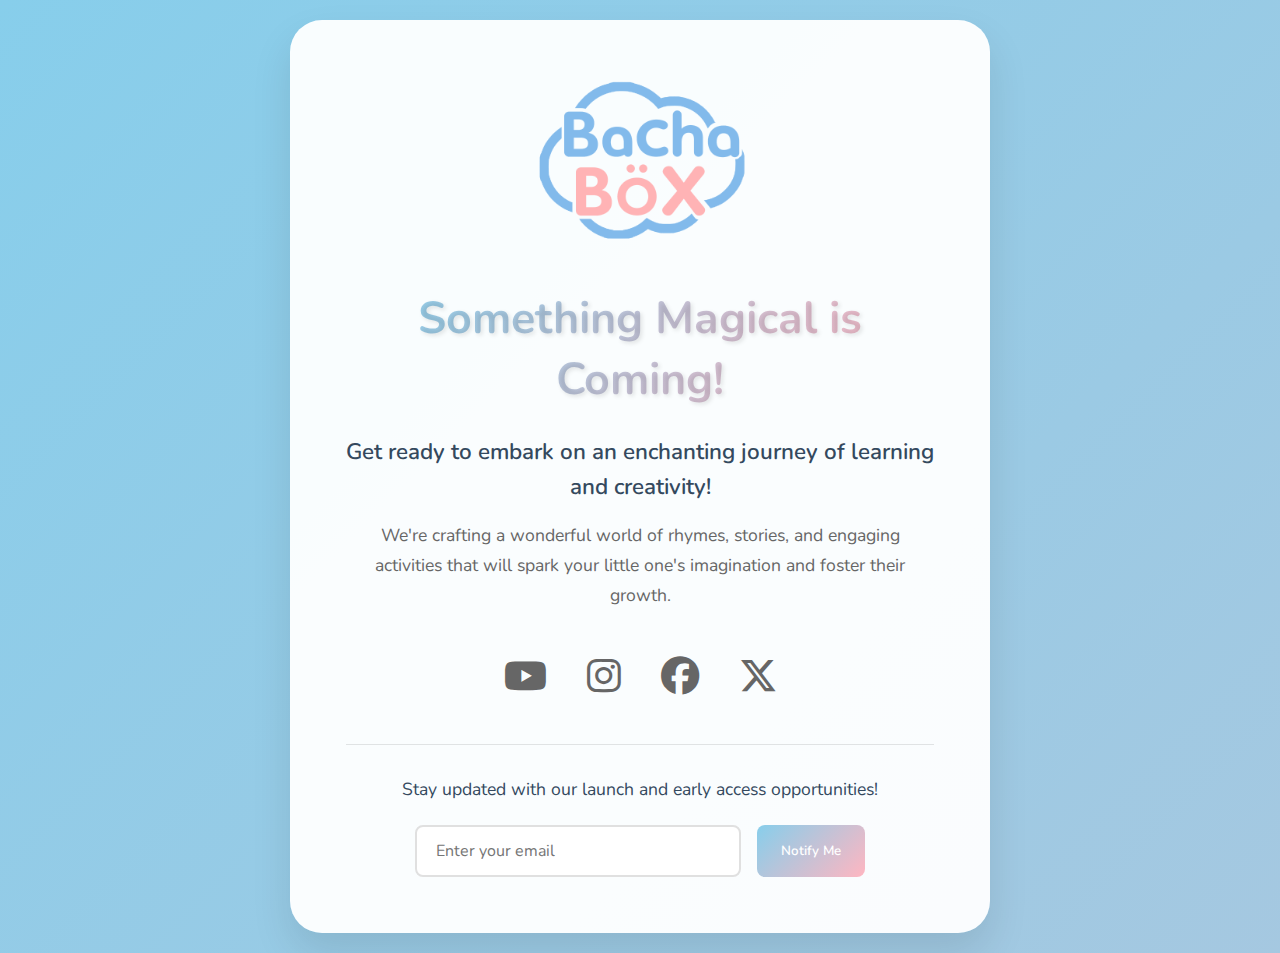
<file: index.html>
<!DOCTYPE html>
<html lang="en">
<head>
    <meta charset="UTF-8">
    <meta name="viewport" content="width=device-width, initial-scale=1.0">
    <title>BachaBox - Creative Learning for Kids | Coming Soon</title>
    
    <!-- SEO Meta Tags -->
    <meta name="description" content="BachaBox - Your child's gateway to creative learning through rhymes, activities, and educational content. Join us for a magical journey of learning and fun!">
    <meta name="keywords" content="BachaBox, children education, kids learning, creative activities, rhymes, educational content">
    <meta name="author" content="BachaBox">
    
    <!-- Open Graph / Facebook -->
    <meta property="og:type" content="website">
    <meta property="og:url" content="https://bachabox.com/">
    <meta property="og:title" content="BachaBox - Creative Learning for Kids">
    <meta property="og:description" content="Your child's gateway to creative learning through rhymes, activities, and educational content.">
    <meta property="og:image" content="logo.png">

    <!-- Twitter -->
    <meta property="twitter:card" content="summary_large_image">
    <meta property="twitter:url" content="https://bachabox.com/">
    <meta property="twitter:title" content="BachaBox - Creative Learning for Kids">
    <meta property="twitter:description" content="Your child's gateway to creative learning through rhymes, activities, and educational content.">
    <meta property="twitter:image" content="logo.png">

    <link rel="stylesheet" href="styles.css">
    <link rel="stylesheet" href="https://cdnjs.cloudflare.com/ajax/libs/font-awesome/6.5.1/css/all.min.css">
    <link href="https://fonts.googleapis.com/css2?family=Nunito:wght@400;600;700&display=swap" rel="stylesheet">

    <!-- Google tag (gtag.js) -->
<script async src="https://www.googletagmanager.com/gtag/js?id=G-HYYKE3L0CW"></script>
<script>
  window.dataLayer = window.dataLayer || [];
  function gtag(){dataLayer.push(arguments);}
  gtag('js', new Date());

  gtag('config', 'G-HYYKE3L0CW');
</script>
    
</head>
<body>
    <div class="container">
        <img src="logo.png" alt="BachaBox Logo" class="logo">
        <h1>Something Magical is Coming!</h1>
        <p class="tagline">Get ready to embark on an enchanting journey of learning and creativity!</p>
        <p class="description">We're crafting a wonderful world of rhymes, stories, and engaging activities that will spark your little one's imagination and foster their growth.</p>
        
        <div class="social-icons">
            <a href="https://www.youtube.com/@bacha_box" target="_blank" rel="noopener noreferrer" aria-label="Follow us on YouTube">
                <i class="fab fa-youtube"></i>
            </a>
            <a href="https://instagram.com/bacha_box" target="_blank" rel="noopener noreferrer" aria-label="Follow us on Instagram">
                <i class="fab fa-instagram"></i>
            </a>
            <a href="https://www.facebook.com/bachabox01" target="_blank" rel="noopener noreferrer" aria-label="Follow us on Facebook">
                <i class="fab fa-facebook"></i>
            </a>
            <a href="https://x.com/bachabox" target="_blank" rel="noopener noreferrer" aria-label="Follow us on X (Twitter)">
                <i class="fab fa-x-twitter"></i>
            </a>
        </div>
        
        <div class="newsletter">
            <p class="subscribe-text">Stay updated with our launch and early access opportunities!</p>
            <form class="subscribe-form" id="email-form">
                <input type="email" name="email" id="email-input" placeholder="Enter your email" required>
                <button type="submit" id="submit-btn">Notify Me</button>
            </form>
            <p id="status-message" style="display: none; margin-top: 1rem; font-size: 0.9rem;"></p>
        </div>
    </div>

    <script>
        const form = document.getElementById('email-form');
        const statusMessage = document.getElementById('status-message');
        const submitButton = document.getElementById('submit-btn');

        form.addEventListener('submit', async (e) => {
            e.preventDefault();
            const email = document.getElementById('email-input').value;
            
            submitButton.disabled = true;
            submitButton.textContent = 'Subscribing...';
            
            try {
                const response = await fetch('https://script.google.com/macros/s/AKfycbyT7SMoC2ydyzjBlIEaF0bIkmTODh0L-tGMsTamcz8bXZF7AsdZsyCab4e6t8YAmeHAFQ/exec', {
                    method: 'POST',
                    mode: 'no-cors',
                    headers: {
                        'Content-Type': 'application/json',
                    },
                    body: JSON.stringify({ email: email })
                });

                statusMessage.style.display = 'block';
                statusMessage.style.color = '#28a745';
                statusMessage.textContent = 'Thank you for subscribing!';
                form.reset();
                
                // Check if we're on GitHub Pages or local
                const isGitHubPages = window.location.hostname !== 'localhost' && window.location.hostname !== '127.0.0.1';
                const thanksPath = isGitHubPages ? '/thanks.html' : './thanks.html';
                
                // Redirect after successful submission
                setTimeout(() => {
                    window.location.href = thanksPath;
                }, 1500);

            } catch (error) {
                statusMessage.style.display = 'block';
                statusMessage.style.color = '#dc3545';
                statusMessage.textContent = 'Oops! Something went wrong. Please try again.';
                console.error('Submission error:', error);
            } finally {
                submitButton.disabled = false;
                submitButton.textContent = 'Notify Me';
            }
        });
    </script>
</body>
</html>
</file>
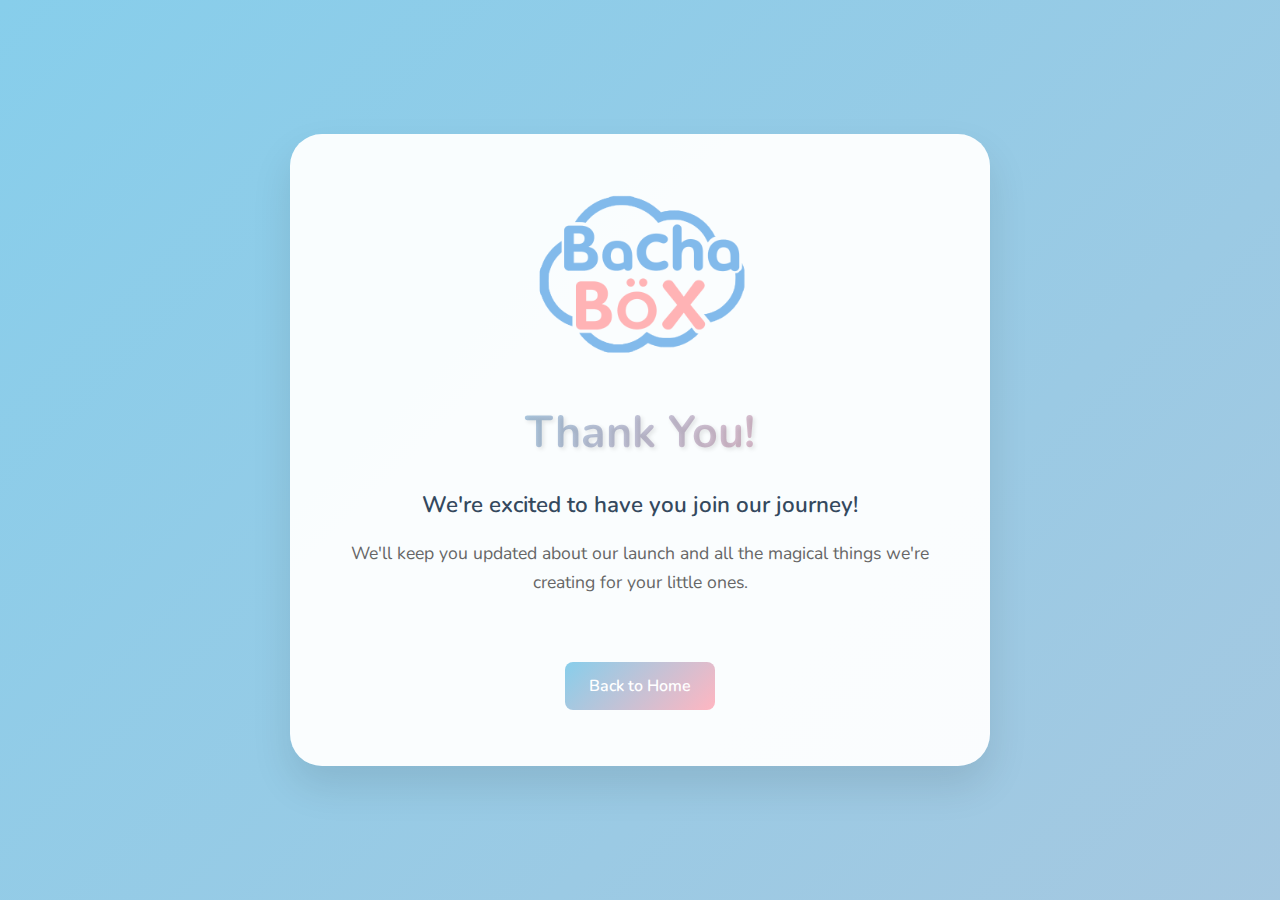
<file: thanks.html>
<!DOCTYPE html>
<html lang="en">
<head>
    <meta charset="UTF-8">
    <meta name="viewport" content="width=device-width, initial-scale=1.0">
    <title>Thank You! - BachaBox</title>
    <link rel="stylesheet" href="styles.css">
    <link rel="stylesheet" href="https://cdnjs.cloudflare.com/ajax/libs/font-awesome/6.5.1/css/all.min.css">
    <link href="https://fonts.googleapis.com/css2?family=Nunito:wght@400;600;700&display=swap" rel="stylesheet">
</head>
<body>
    <div class="container">
        <img src="logo.png" alt="BachaBox Logo" class="logo">
        <h1>Thank You!</h1>
        <p class="tagline">We're excited to have you join our journey!</p>
        <p class="description">We'll keep you updated about our launch and all the magical things we're creating for your little ones.</p>
        
        <a href="/" class="back-button">Back to Home</a>
    </div>
</body>
</html>
</file>
<file: styles.css>
* {
    margin: 0;
    padding: 0;
    box-sizing: border-box;
}

body {
    min-height: 100vh;
    display: flex;
    justify-content: center;
    align-items: center;
    background: linear-gradient(135deg, #87CEEB, #FFB6C1);
    font-family: 'Nunito', Arial, sans-serif;
    padding: 20px;
    animation: gradientBG 15s ease infinite;
    background-size: 400% 400%;
}

@keyframes gradientBG {
    0% { background-position: 0% 50% }
    50% { background-position: 100% 50% }
    100% { background-position: 0% 50% }
}

.container {
    text-align: center;
    background: rgba(255, 255, 255, 0.95);
    padding: 3.5rem;
    border-radius: 2rem;
    box-shadow: 0 20px 40px rgba(0, 0, 0, 0.1);
    max-width: 700px;
    width: 90%;
    transform: translateY(0);
    transition: transform 0.3s ease, box-shadow 0.3s ease;
    animation: fadeIn 1s ease-out;
}

.container:hover {
    transform: translateY(-5px);
    box-shadow: 0 25px 50px rgba(0, 0, 0, 0.15);
}

@keyframes fadeIn {
    from { opacity: 0; transform: translateY(20px); }
    to { opacity: 1; transform: translateY(0); }
}

.logo {
    width: 220px;
    height: auto;
    margin-bottom: 2.5rem;
    transition: transform 0.3s ease;
}

.logo:hover {
    transform: scale(1.05);
}

h1 {
    color: #2c3e50;
    font-size: 2.8rem;
    margin-bottom: 1.5rem;
    font-weight: 700;
    background: linear-gradient(120deg, #87CEEB, #FFB6C1);
    -webkit-background-clip: text;
    -webkit-text-fill-color: transparent;
    text-shadow: 2px 2px 4px rgba(0, 0, 0, 0.1);
}

.tagline {
    color: #34495e;
    font-size: 1.4rem;
    line-height: 1.6;
    margin-bottom: 1rem;
    font-weight: 600;
}

.description {
    color: #666;
    font-size: 1.1rem;
    line-height: 1.7;
    margin-bottom: 2rem;
}

.social-icons {
    display: flex;
    justify-content: center;
    gap: 2.5rem;
    margin: 2.5rem 0;
}

.social-icons a {
    color: #666;
    font-size: 2.4rem;
    transition: all 0.3s ease;
    position: relative;
}

.social-icons a:hover {
    transform: translateY(-3px);
}

.fa-youtube:hover {
    color: #FF0000;
}

.fa-instagram:hover {
    color: #E4405F;
}

.fa-facebook:hover {
    color: #1877F2;
}

.fa-x-twitter:hover {
    color: #000000;
}

.newsletter {
    margin-top: 2rem;
    padding-top: 2rem;
    border-top: 1px solid rgba(0, 0, 0, 0.1);
}

.subscribe-text {
    color: #34495e;
    font-size: 1.1rem;
    margin-bottom: 1.5rem;
}

.subscribe-form {
    display: flex;
    gap: 1rem;
    max-width: 450px;
    margin: 0 auto;
}

.subscribe-form input {
    flex: 1;
    padding: 0.8rem 1.2rem;
    border: 2px solid #e0e0e0;
    border-radius: 8px;
    font-size: 1rem;
    transition: border-color 0.3s ease;
    font-family: 'Nunito', sans-serif;
}

.subscribe-form input:focus {
    outline: none;
    border-color: #87CEEB;
}

.subscribe-form button {
    padding: 0.8rem 1.5rem;
    background: linear-gradient(135deg, #87CEEB, #FFB6C1);
    border: none;
    border-radius: 8px;
    color: white;
    font-weight: 600;
    cursor: pointer;
    transition: transform 0.3s ease, box-shadow 0.3s ease;
    font-family: 'Nunito', sans-serif;
}

.subscribe-form button:hover {
    transform: translateY(-2px);
    box-shadow: 0 5px 15px rgba(135, 206, 235, 0.3);
}

.back-button {
    display: inline-block;
    margin-top: 2rem;
    padding: 0.8rem 1.5rem;
    background: linear-gradient(135deg, #87CEEB, #FFB6C1);
    border-radius: 8px;
    color: white;
    text-decoration: none;
    font-weight: 600;
    transition: transform 0.3s ease, box-shadow 0.3s ease;
}

.back-button:hover {
    transform: translateY(-2px);
    box-shadow: 0 5px 15px rgba(135, 206, 235, 0.3);
}

@media (max-width: 480px) {
    .container {
        padding: 2rem;
    }

    h1 {
        font-size: 2.2rem;
    }

    .tagline {
        font-size: 1.2rem;
    }

    .description {
        font-size: 1rem;
    }

    .social-icons {
        gap: 2rem;
    }

    .social-icons a {
        font-size: 2rem;
    }

    .subscribe-form {
        flex-direction: column;
    }

    .subscribe-form button {
        width: 100%;
    }
}
</file>
